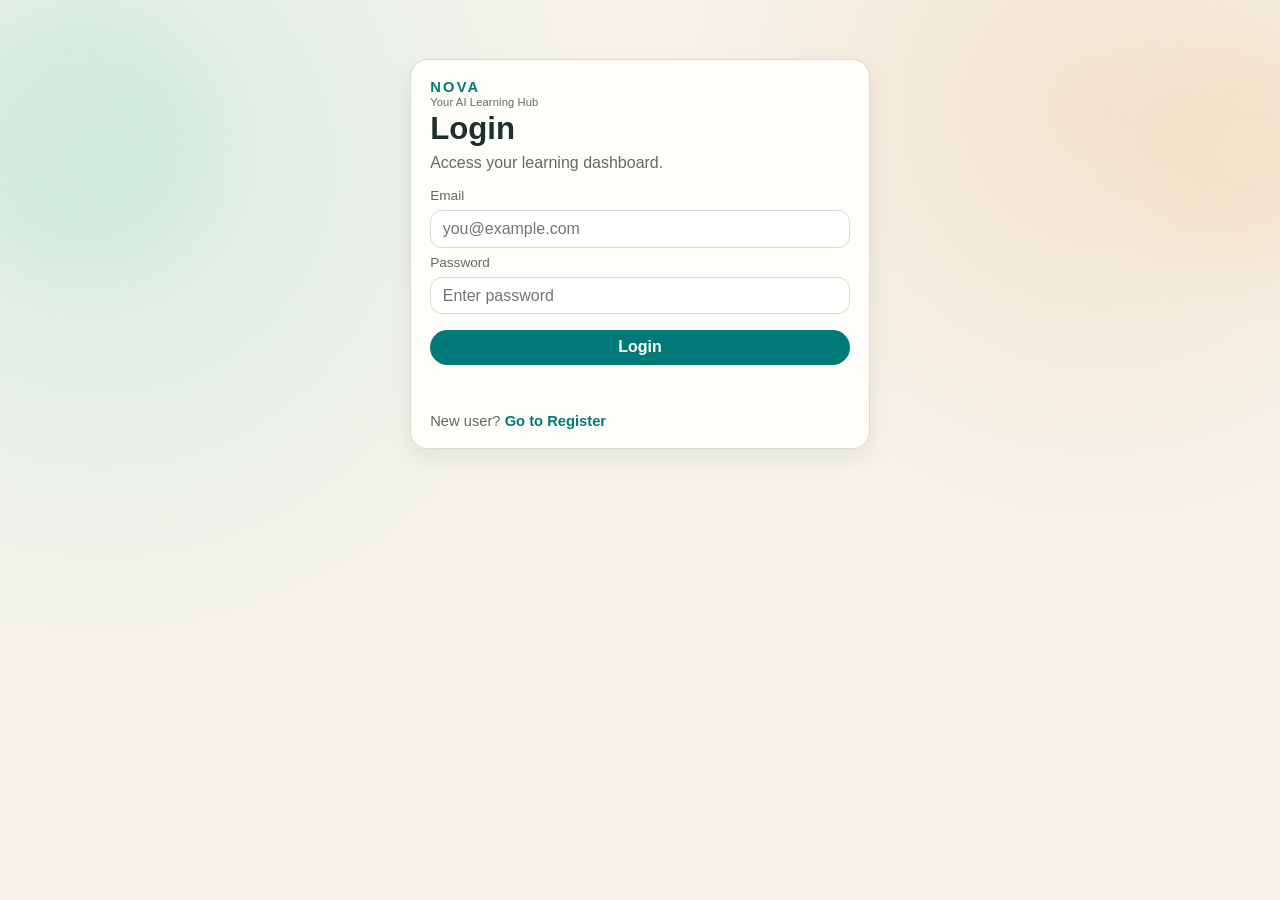
<file: frontend/login.html>
<!doctype html>
<html lang="en">
  <head>
    <meta charset="UTF-8" />
    <meta name="viewport" content="width=device-width, initial-scale=1.0" />
    <title>Login | NOVA</title>
    <link rel="stylesheet" href="styles.css" />
  </head>
  <body data-auth-page="login">
    <div class="bg-shape bg-shape-1"></div>
    <div class="bg-shape bg-shape-2"></div>

    <section class="auth-shell">
      <div class="auth-card">
        <div class="brand-lockup">
          <p class="eyebrow brand-wordmark">NOVA</p>
          <p class="brand-tagline">Your AI Learning Hub</p>
        </div>
        <h1>Login</h1>
        <p class="muted auth-subtitle">Access your learning dashboard.</p>

        <form id="loginForm" class="auth-form">
          <label for="loginEmail">Email</label>
          <input id="loginEmail" type="email" required placeholder="you@example.com" />

          <label for="loginPassword">Password</label>
          <input id="loginPassword" type="password" required placeholder="Enter password" />

          <button class="primary-btn" type="submit">Login</button>
        </form>

        <p id="authMessage" class="status-msg"></p>
        <p class="switch-link">New user? <a href="register.html">Go to Register</a></p>
      </div>
    </section>

    <script src="auth.js"></script>
  </body>
</html>
</file>
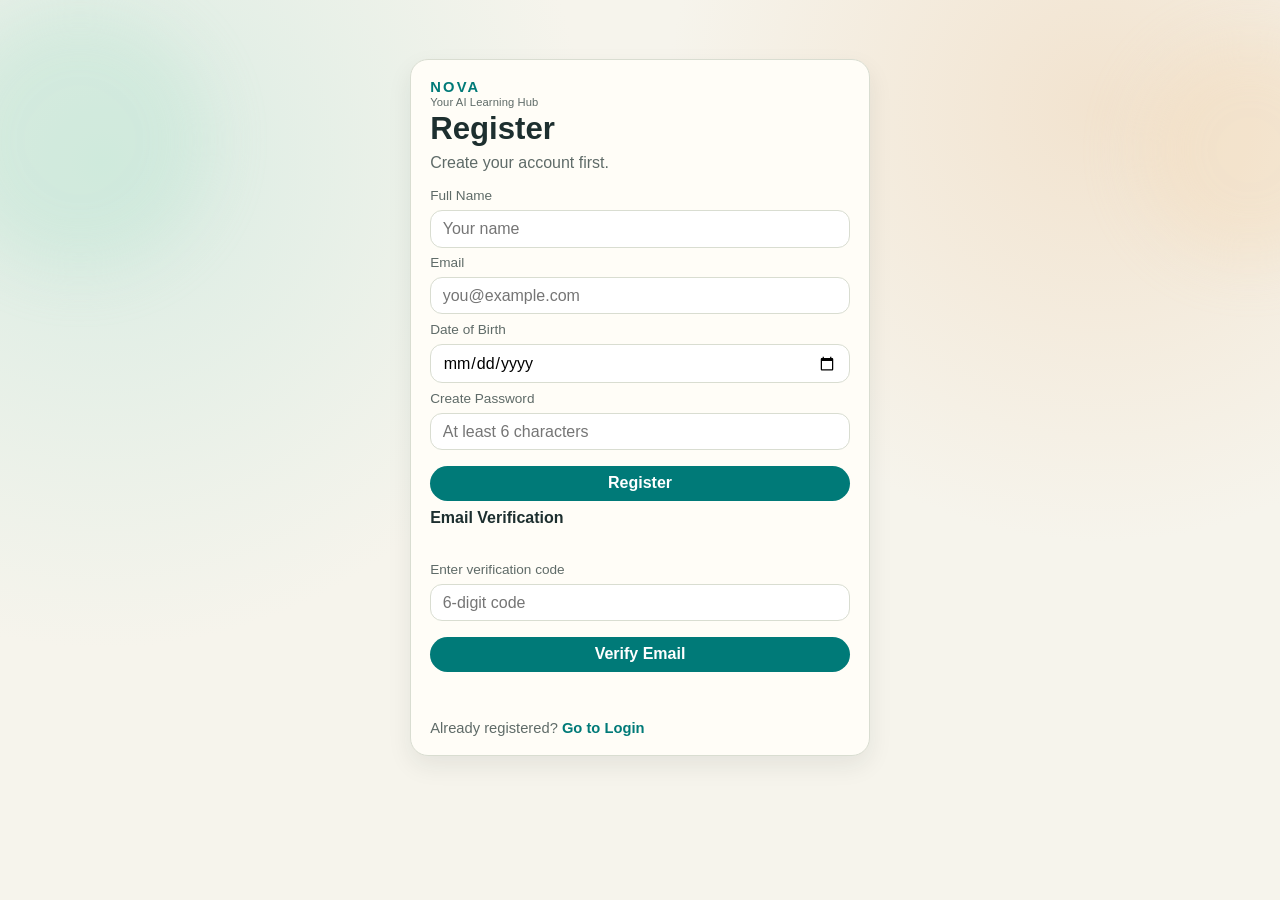
<file: frontend/register.html>
<!doctype html>
<html lang="en">
  <head>
    <meta charset="UTF-8" />
    <meta name="viewport" content="width=device-width, initial-scale=1.0" />
    <title>Register | NOVA</title>
    <link rel="stylesheet" href="styles.css" />
  </head>
  <body data-auth-page="register">
    <div class="bg-shape bg-shape-1"></div>
    <div class="bg-shape bg-shape-2"></div>

    <section class="auth-shell">
      <div class="auth-card">
        <div class="brand-lockup">
          <p class="eyebrow brand-wordmark">NOVA</p>
          <p class="brand-tagline">Your AI Learning Hub</p>
        </div>
        <h1>Register</h1>
        <p class="muted auth-subtitle">Create your account first.</p>

        <form id="registerForm" class="auth-form">
          <label for="registerName">Full Name</label>
          <input id="registerName" type="text" required placeholder="Your name" />

          <label for="registerEmail">Email</label>
          <input id="registerEmail" type="email" required placeholder="you@example.com" />

          <label for="registerDob">Date of Birth</label>
          <input id="registerDob" type="date" required />

          <label for="registerPassword">Create Password</label>
          <input id="registerPassword" type="password" minlength="6" required placeholder="At least 6 characters" />

          <button class="primary-btn" type="submit">Register</button>
        </form>

        <form id="verifyForm" class="auth-form hidden">
          <p class="verify-title">Email Verification</p>
          <p id="verifyHint" class="muted"></p>
          <p id="verifyMode" class="muted"></p>

          <label for="verificationCode">Enter verification code</label>
          <input id="verificationCode" type="text" inputmode="numeric" required placeholder="6-digit code" />

          <button class="primary-btn" type="submit">Verify Email</button>
        </form>

        <p id="authMessage" class="status-msg"></p>
        <p class="switch-link">Already registered? <a href="login.html">Go to Login</a></p>
      </div>
    </section>

    <script src="auth.js"></script>
  </body>
</html>
</file>
<file: frontend/styles.css>
:root {
  --bg: #f6f4ec;
  --panel: #fffdf7;
  --ink: #1d2f2f;
  --muted: #5f6b68;
  --accent: #007a78;
  --accent-soft: #d9f0ef;
  --warn: #991f14;
  --border: #d9ddd1;
  --shadow: 0 10px 24px rgba(24, 35, 34, 0.08);
}

* {
  box-sizing: border-box;
}

body {
  margin: 0;
  font-family: 'Poppins', sans-serif;
  background: radial-gradient(circle at 8% 18%, #d9ece3 0%, transparent 35%),
    radial-gradient(circle at 86% 12%, #f2e3cf 0%, transparent 32%), var(--bg);
  color: var(--ink);
  min-height: 100vh;
  padding: 2rem 1.1rem 3rem;
}

.bg-shape {
  position: fixed;
  border-radius: 50%;
  filter: blur(30px);
  opacity: 0.3;
  z-index: -1;
}

.bg-shape-1 {
  width: 260px;
  height: 260px;
  background: #b8e3ce;
  top: 10px;
  left: -50px;
}

.bg-shape-2 {
  width: 220px;
  height: 220px;
  background: #f3d6b1;
  top: 40px;
  right: -80px;
}

h1,
h2 {
  margin: 0;
}

h1 {
  margin-top: 0.2rem;
  font-size: clamp(1.45rem, 3vw, 1.95rem);
}

h2 {
  font-size: 1.05rem;
}

.eyebrow {
  margin: 0;
  text-transform: uppercase;
  letter-spacing: 0.11em;
  font-size: 0.74rem;
  color: var(--accent);
  font-weight: 700;
}

.brand-lockup {
  display: flex;
  flex-direction: column;
  gap: 0.06rem;
}

.brand-wordmark {
  letter-spacing: 0.15em;
  font-size: 0.92rem;
}

.brand-tagline {
  margin: 0;
  color: var(--muted);
  font-size: 0.7rem;
  font-weight: 500;
  letter-spacing: 0.01em;
}

.muted {
  color: var(--muted);
  margin: 0.4rem 0 0;
}

.sync-note {
  padding-left: 0;
  margin-left: 0.32rem;
}

.hidden {
  display: none;
}

.entry-splash {
  position: fixed;
  inset: 0;
  display: grid;
  place-items: center;
  background: rgba(246, 244, 236, 0.82);
  backdrop-filter: blur(6px);
  z-index: 20;
  transition: opacity 380ms ease;
}

.entry-splash.splash-exit {
  opacity: 0;
  pointer-events: none;
}

.entry-card {
  width: min(420px, calc(100vw - 2rem));
  background: var(--panel);
  border: 1px solid var(--border);
  border-radius: 18px;
  padding: 1rem;
  text-align: center;
  box-shadow: var(--shadow);
  animation: rise 280ms ease both;
}

.entry-spinner {
  width: 28px;
  height: 28px;
  border-radius: 999px;
  border: 3px solid #c8ded9;
  border-top-color: var(--accent);
  margin: 0.8rem auto 0;
  animation: spin 900ms linear infinite;
}

.dashboard-app {
  transition: opacity 480ms ease, transform 480ms ease;
}

.dashboard-hidden {
  opacity: 0;
  transform: translateY(14px);
}

.dashboard-visible {
  opacity: 1;
  transform: translateY(0);
}

.auth-shell {
  max-width: 460px;
  margin: 3vh auto 0;
}

.auth-card {
  background: var(--panel);
  border: 1px solid var(--border);
  border-radius: 18px;
  box-shadow: var(--shadow);
  padding: 1.2rem;
}

.auth-subtitle {
  margin-bottom: 1rem;
}

.auth-form {
  display: grid;
  gap: 0.45rem;
  margin-top: 0.5rem;
}

.auth-form label {
  font-size: 0.85rem;
  color: var(--muted);
}

.auth-form input {
  border: 1px solid var(--border);
  border-radius: 12px;
  padding: 0.55rem 0.72rem;
  background: #fff;
  font: inherit;
}

.primary-btn,
.secondary-btn,
.logout-btn,
.page-tab {
  border: none;
  border-radius: 999px;
  cursor: pointer;
  font: inherit;
  transition: all 160ms ease;
}

.primary-btn {
  margin-top: 0.5rem;
  padding: 0.55rem 1rem;
  background: var(--accent);
  color: #fff;
  font-weight: 600;
}

.secondary-btn {
  padding: 0.44rem 0.88rem;
  background: #e8ece5;
  color: var(--ink);
  border: 1px solid var(--border);
  font-weight: 600;
}

.secondary-btn:hover,
.page-tab:hover,
.logout-btn:hover {
  transform: translateY(-1px);
}

.verify-title {
  margin: 0;
  font-weight: 700;
}

.status-msg {
  min-height: 1.2rem;
  margin-top: 0.85rem;
  font-size: 0.9rem;
  font-weight: 500;
}

.status-msg.error {
  color: var(--warn);
}

.status-msg.ok {
  color: #16695d;
}

.switch-link {
  margin-top: 0.95rem;
  margin-bottom: 0;
  font-size: 0.92rem;
  color: var(--muted);
}

.switch-link a {
  color: var(--accent);
  text-decoration: none;
  font-weight: 600;
}

.topbar {
  max-width: 1050px;
  margin: 0 auto 1.2rem;
  display: flex;
  align-items: end;
  justify-content: space-between;
  gap: 1rem;
}

.dashboard-brand-title {
  margin: 0;
  color: var(--accent);
  letter-spacing: 0.08em;
}

.dashboard-brand-subtitle {
  margin: 0.15rem 0 0;
  color: var(--muted);
  font-size: 0.82rem;
  font-weight: 500;
}

.controls-wrap {
  display: flex;
  align-items: center;
  gap: 0.5rem;
}

.status-strip {
  display: flex;
  align-items: center;
  gap: 0.45rem;
  background: var(--panel);
  border: 1px solid var(--border);
  border-radius: 999px;
  padding: 0.3rem 0.6rem;
  box-shadow: var(--shadow);
}

.last-updated {
  font-size: 0.8rem;
  color: var(--muted);
}

.status-chip {
  font-size: 0.78rem;
  border-radius: 999px;
  padding: 0.18rem 0.55rem;
  font-weight: 700;
}

.status-track {
  background: #d8efe4;
  color: #18694f;
}

.status-risk {
  background: #f8ddcf;
  color: var(--warn);
}

.status-inactive {
  background: #ece5cf;
  color: #6e5a16;
}

.logout-btn {
  padding: 0.42rem 0.9rem;
  background: #e5e8df;
  color: var(--ink);
  border: 1px solid var(--border);
}

.page-tabs {
  max-width: 1050px;
  margin: 0 auto 1rem;
  display: flex;
  gap: 0.55rem;
  flex-wrap: wrap;
}

.page-tab {
  background: #e8ece5;
  color: var(--ink);
  padding: 0.44rem 0.95rem;
  font-weight: 600;
}

.page-tab.active {
  background: var(--accent);
  color: #fff;
}

.tab-panel {
  animation: rise 240ms ease both;
}

.layout {
  max-width: 1050px;
  margin: 0 auto;
  display: grid;
  grid-template-columns: repeat(12, 1fr);
  gap: 1rem;
}

.card {
  grid-column: span 6;
  background: var(--panel);
  border: 1px solid var(--border);
  border-radius: 18px;
  box-shadow: var(--shadow);
  padding: 1rem;
  animation: rise 300ms ease both;
  transition: transform 180ms ease, box-shadow 180ms ease;
}

.card:hover {
  transform: translateY(-2px);
  box-shadow: 0 14px 28px rgba(24, 35, 34, 0.12);
}

.recommendation-tall {
  grid-row: span 2;
}

.full-width {
  grid-column: span 12;
}

.span-8 {
  grid-column: span 8;
}

.span-4 {
  grid-column: span 4;
}

.summary-grid {
  margin-top: 0.75rem;
  display: grid;
  grid-template-columns: repeat(3, 1fr);
  gap: 0.85rem;
}

.summary-grid-4 {
  grid-template-columns: repeat(4, 1fr);
}

.metric-label {
  margin: 0;
  color: var(--muted);
  font-size: 0.88rem;
}

.metric-value {
  margin: 0.2rem 0 0;
  font-size: 1.68rem;
  font-weight: 700;
}

.metric-value-small {
  font-size: 1.02rem;
  margin-top: 0.5rem;
}

.profile-value {
  margin: 0.12rem 0 0.7rem;
  font-weight: 600;
}

.metric-value.danger {
  color: var(--warn);
}

.chart-wrap {
  position: relative;
  height: 220px;
  margin-top: 0.75rem;
}

.chart-wrap-donut {
  height: 215px;
}

.chart-wrap-mini {
  height: 255px;
}

.bars {
  margin-top: 0.8rem;
  display: flex;
  flex-direction: column;
  gap: 0.72rem;
}

.bar-item {
  display: grid;
  grid-template-columns: 145px 1fr 56px 95px;
  align-items: center;
  gap: 0.6rem;
}

.bar-label,
.bar-value,
.bar-status {
  font-size: 0.84rem;
}

.bar-status {
  color: var(--muted);
  font-weight: 600;
}

.bar-track {
  position: relative;
  border-radius: 999px;
  background: #e9ece2;
  height: 12px;
  overflow: hidden;
}

.bar-track::after {
  content: '';
  position: absolute;
  top: 0;
  bottom: 0;
  left: 70%;
  width: 2px;
  background: rgba(29, 47, 47, 0.35);
}

.bar-threshold {
  position: absolute;
  right: 0;
  top: -18px;
  font-size: 0.7rem;
  color: var(--muted);
}

.bar-fill {
  height: 100%;
  width: 0;
  background: linear-gradient(90deg, #3caea3 0%, #197278 100%);
  transition: width 620ms ease;
}

.list {
  margin: 0.7rem 0 0;
  padding-left: 1rem;
  color: var(--ink);
}

.list li {
  margin-bottom: 0.35rem;
}

.list li.clickable {
  cursor: pointer;
  transition: background 150ms ease;
  border-radius: 8px;
  padding: 0.15rem 0.35rem;
}

.list li.clickable:hover {
  background: #edf3ef;
}

.list li.active {
  outline: 1px solid var(--accent);
  background: #e8f5f4;
}

.reason-tag {
  display: inline-block;
  margin-left: 0.35rem;
  border: 1px solid var(--border);
  border-radius: 999px;
  padding: 0.08rem 0.45rem;
  background: #eef2ea;
  font-size: 0.76rem;
  color: var(--muted);
}

.recommendation {
  margin-top: 0.8rem;
  background: #f5f8f0;
  border: 1px solid var(--border);
  border-radius: 14px;
  padding: 0.88rem;
}

.evidence-line {
  font-size: 0.86rem;
  color: var(--muted);
}

.recommendation-actions {
  margin-top: 0.7rem;
}

.practice-panel {
  margin-top: 0.6rem;
  border: 1px dashed var(--border);
  background: #fff;
  border-radius: 10px;
  padding: 0.65rem;
  font-size: 0.88rem;
}

.why-panel {
  margin-top: 0.75rem;
}

.why-panel summary {
  cursor: pointer;
  font-weight: 600;
}

.yt-search {
  margin-top: 0.75rem;
  display: flex;
  gap: 0.5rem;
  flex-wrap: wrap;
}

.yt-search input,
.modal-card input,
.modal-card select {
  flex: 1;
  min-width: 180px;
  border: 1px solid var(--border);
  border-radius: 10px;
  padding: 0.45rem 0.65rem;
  font: inherit;
}

.checklist {
  margin-top: 0.7rem;
  display: grid;
  gap: 0.42rem;
}

.checklist label {
  display: flex;
  gap: 0.5rem;
  align-items: center;
  font-size: 0.9rem;
}

.stats-table-wrap {
  margin-top: 0.8rem;
  border: 1px solid var(--border);
  border-radius: 12px;
  overflow: auto;
  background: #fff;
}

.stats-table {
  width: 100%;
  border-collapse: collapse;
  min-width: 480px;
}

.stats-table th,
.stats-table td {
  border-bottom: 1px solid #ecefe5;
  padding: 0.62rem;
  text-align: left;
  font-size: 0.88rem;
}

.stats-table th {
  background: #f3f5ee;
  color: var(--muted);
  font-weight: 600;
}

.calendar-head {
  display: flex;
  align-items: center;
  justify-content: space-between;
  gap: 0.8rem;
}

.calendar-nav {
  display: flex;
  gap: 0.4rem;
}

.calendar-weekdays {
  margin-top: 0.85rem;
  display: grid;
  grid-template-columns: repeat(7, 1fr);
  gap: 0.35rem;
  color: var(--muted);
  font-size: 0.82rem;
}

.calendar-grid {
  margin-top: 0.35rem;
  display: grid;
  grid-template-columns: repeat(7, 1fr);
  gap: 0.35rem;
}

.calendar-day {
  min-height: 92px;
  border: 1px solid var(--border);
  border-radius: 10px;
  background: #fff;
  padding: 0.4rem;
  cursor: pointer;
  display: flex;
  flex-direction: column;
  gap: 0.25rem;
}

.calendar-day.other-month {
  opacity: 0.45;
}

.calendar-day.today {
  border-color: var(--accent);
  box-shadow: 0 0 0 1px rgba(0, 122, 120, 0.2);
}

.day-num {
  font-size: 0.78rem;
  font-weight: 600;
}

.event-tag {
  font-size: 0.66rem;
  border-radius: 999px;
  padding: 0.07rem 0.42rem;
  width: fit-content;
}

.tag-exam {
  background: #f7d7d2;
  color: #7b2117;
}

.tag-assignment {
  background: #d9e8f9;
  color: #1d4f82;
}

.tag-revision {
  background: #d8efe4;
  color: #18694f;
}

.tag-custom {
  background: #ece5cf;
  color: #6e5a16;
}

.modal {
  position: fixed;
  inset: 0;
  background: rgba(17, 26, 26, 0.38);
  display: grid;
  place-items: center;
  padding: 1rem;
  z-index: 60;
}

.modal.hidden {
  display: none;
}

.modal-card {
  width: min(420px, 100%);
  background: var(--panel);
  border: 1px solid var(--border);
  border-radius: 14px;
  box-shadow: 0 18px 38px rgba(0, 0, 0, 0.2);
  padding: 1rem;
  display: grid;
  gap: 0.65rem;
}

.modal-head {
  display: flex;
  align-items: center;
  justify-content: space-between;
}

.icon-btn {
  border: 1px solid var(--border);
  background: #fff;
  width: 28px;
  height: 28px;
  border-radius: 999px;
  cursor: pointer;
  line-height: 1;
  font-size: 1rem;
}

.modal-card label {
  display: grid;
  gap: 0.28rem;
  font-size: 0.86rem;
  color: var(--muted);
}

body.modal-open {
  overflow: hidden;
}

.modal-actions {
  display: flex;
  justify-content: flex-end;
  gap: 0.45rem;
}

@keyframes rise {
  from {
    opacity: 0;
    transform: translateY(8px);
  }
  to {
    opacity: 1;
    transform: translateY(0);
  }
}

@keyframes spin {
  from {
    transform: rotate(0deg);
  }
  to {
    transform: rotate(360deg);
  }
}

@media (max-width: 1000px) {
  .span-8,
  .span-4 {
    grid-column: span 12;
  }
}

@media (max-width: 880px) {
  .topbar,
  .controls-wrap,
  .calendar-head {
    align-items: start;
    flex-direction: column;
  }

  .card {
    grid-column: span 12;
  }

  .recommendation-tall {
    grid-row: auto;
  }

  .summary-grid {
    grid-template-columns: 1fr;
  }

  .summary-grid-4 {
    grid-template-columns: repeat(2, 1fr);
  }

  .bar-item {
    grid-template-columns: 105px 1fr 48px;
  }

  .bar-status {
    display: none;
  }

  .status-strip {
    width: 100%;
    justify-content: space-between;
  }

  .yt-search {
    flex-direction: column;
  }

  .yt-search input {
    width: 100%;
  }

  .calendar-day {
    min-height: 72px;
  }
}
</file>
